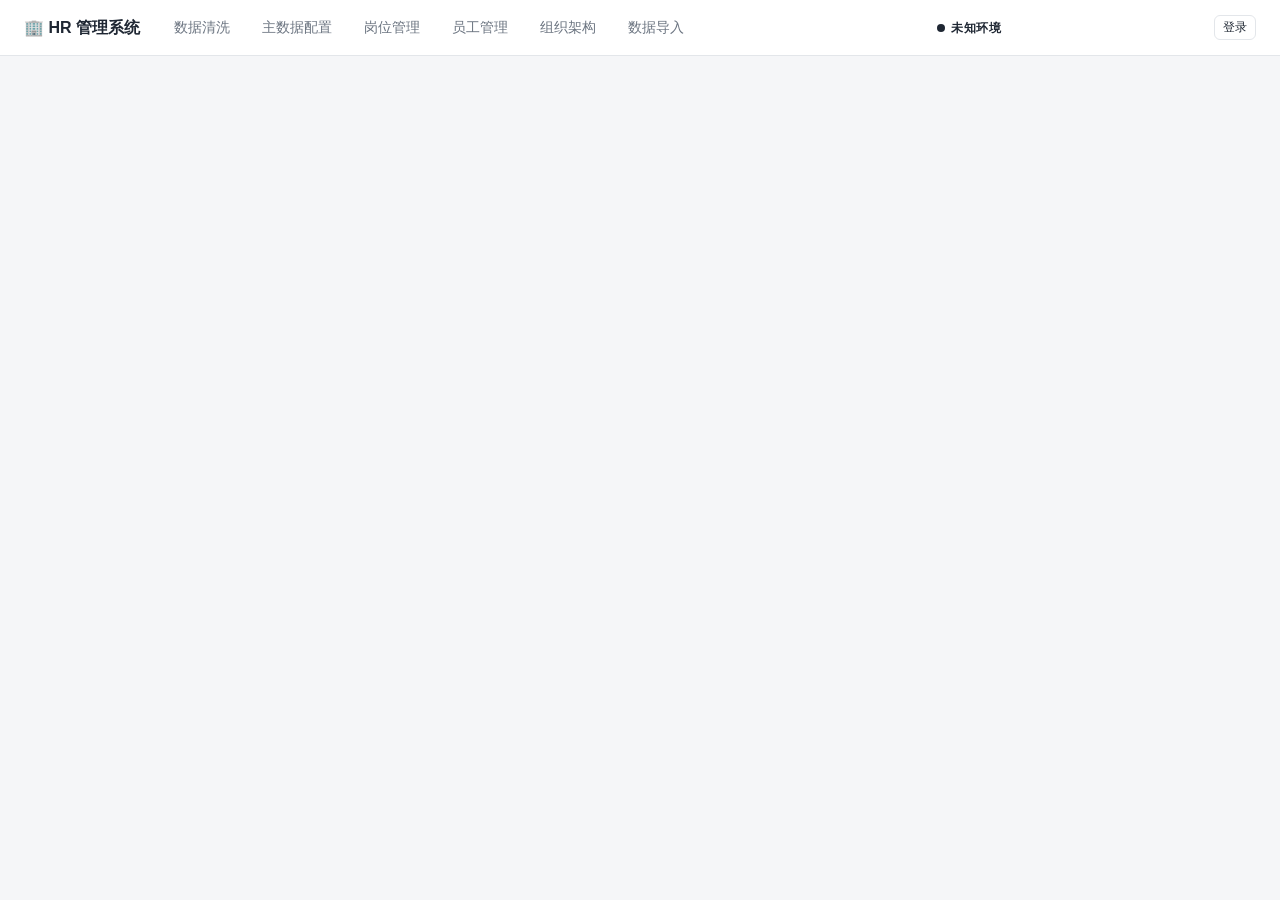
<file: static/index.html>
<!DOCTYPE html>
<html lang="zh-CN">
<head>
  <meta charset="UTF-8" />
  <meta name="viewport" content="width=device-width, initial-scale=1.0" />
  <title>轻量级 HR 管理系统</title>
  <link rel="stylesheet" href="/static/css/style.css" />
</head>
<body>
  <header>
    <h1>🏢 HR 管理系统</h1>
    <nav>
      <button data-tab="data_clean">数据清洗</button>
      <button data-tab="master">主数据配置</button>
      <button data-tab="positions">岗位管理</button>
      <button data-tab="employees">员工管理</button>
      <button data-tab="orgchart">组织架构</button>
      <button data-tab="import">数据导入</button>
      <button data-tab="users" id="nav-users" style="display:none">用户管理</button>
    </nav>
    <div id="stats" class="stats"></div>
    <span id="env-badge" class="env-badge" title="当前环境"></span>
    <div id="auth-badge" class="auth-badge" style="margin-left:auto;font-size:13px"></div>
  </header>
  <main>
    <section id="tab-data_clean" class="tab"></section>
    <section id="tab-master" class="tab"></section>
    <section id="tab-positions" class="tab active"></section>
    <section id="tab-employees" class="tab"></section>
    <section id="tab-orgchart" class="tab"></section>
    <section id="tab-import" class="tab"></section>
    <section id="tab-users" class="tab"></section>
  </main>
  <div id="modal-root"></div>

  <script src="/static/js/api.js"></script>
  <script src="/static/js/auth.js"></script>
  <script src="/static/js/app.js"></script>
  <script src="/static/js/data_clean.js"></script>
  <script src="/static/js/master_data.js"></script>
  <script src="/static/js/positions.js"></script>
  <script src="/static/js/employees.js"></script>
  <script src="/static/js/import.js"></script>
  <script src="/static/js/orgchart.js"></script>
  <script src="/static/js/users.js"></script>
</body>
</html>
</file>
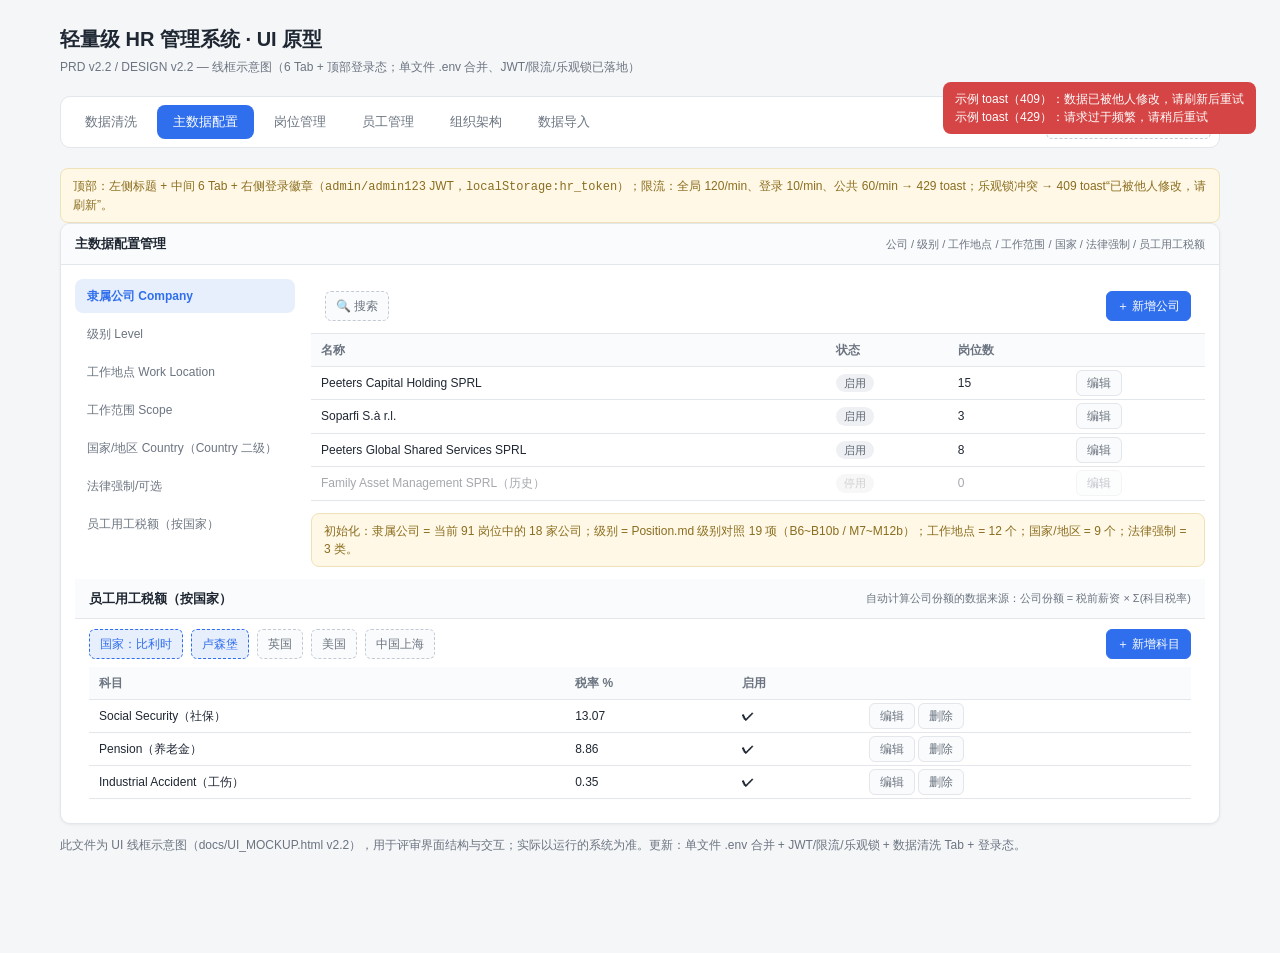
<file: docs/UI_MOCKUP.html>
<!DOCTYPE html>
<html lang="zh-CN">
<head>
<meta charset="UTF-8">
<meta name="viewport" content="width=device-width, initial-scale=1.0">
<title>轻量级 HR 管理系统 · UI 原型图（v2.2）</title>
<style>
  :root{
    --bg:#f5f6f8; --panel:#fff; --border:#e3e6ea; --text:#1f2733; --muted:#6b7480;
    --primary:#2f6fed; --primary-weak:#e8effc; --danger:#d64545; --ok:#2e9e5b; --warn:#d98a1f;
  }
  *{box-sizing:border-box}
  body{margin:0;font-family:-apple-system,"PingFang SC","Microsoft YaHei","Segoe UI",sans-serif;
       background:var(--bg);color:var(--text);font-size:13px;line-height:1.5}
  .wrap{max-width:1200px;margin:0 auto;padding:24px 20px 80px}
  h1{font-size:20px;margin:0 0 4px}
  .sub{color:var(--muted);margin:0 0 20px;font-size:12px}

  /* 顶部导航（示意当前 app 结构，可点击切换页面） */
  .app-nav{display:flex;gap:4px;background:var(--panel);border:1px solid var(--border);
           border-radius:10px;padding:8px;margin-bottom:20px;flex-wrap:wrap}
  .app-nav button{border:none;background:transparent;padding:8px 16px;border-radius:8px;cursor:pointer;
                  font-size:13px;color:var(--muted);font-weight:500}
  .app-nav button.active{background:var(--primary);color:#fff}
  .app-nav .badge{background:var(--warn);color:#fff;border-radius:10px;font-size:10px;padding:1px 6px;margin-left:4px}

  /* 线框基础 */
  .page{display:none;animation:fade .2s}
  .page.active{display:block}
  @keyframes fade{from{opacity:0}to{opacity:1}}

  .wf{background:var(--panel);border:1px solid var(--border);border-radius:10px;overflow:hidden;box-shadow:0 1px 3px rgba(16,24,40,.06)}
  .wf-head{display:flex;align-items:center;justify-content:space-between;padding:10px 14px;border-bottom:1px solid var(--border);background:#fafbfc}
  .wf-head .title{font-weight:600}
  .wf-head .note{color:var(--muted);font-size:11px}
  .wf-body{padding:14px}

  .toolbar{display:flex;gap:8px;align-items:center;flex-wrap:wrap;padding:12px 14px;border-bottom:1px solid var(--border)}
  .box{border:1px dashed #c3cad4;border-radius:6px;padding:5px 10px;color:var(--muted);font-size:12px;background:#fafbfc;white-space:nowrap}
  .box.sel{border-color:var(--primary);color:var(--primary);background:var(--primary-weak)}
  .box.btn{border-style:solid;border-color:var(--border);cursor:default}
  .box.btn.primary{background:var(--primary);border-color:var(--primary);color:#fff}
  .box.grow{flex:1;border:none;background:none}
  .box input[type=text]{border:1px solid var(--border);border-radius:6px;padding:3px 8px;font-size:12px;width:160px}

  table{width:100%;border-collapse:collapse}
  th,td{text-align:left;padding:7px 10px;border-bottom:1px solid var(--border);font-size:12px}
  th{color:var(--muted);background:#fafbfc;font-weight:600}
  td .num{font-family:ui-monospace,Menlo,monospace;font-weight:600}
  .pill{display:inline-block;padding:1px 8px;border-radius:12px;font-size:11px}
  .pill.open{background:#e8f1ff;color:#1f6fd0}.pill.filled{background:#e5f6ec;color:#1f8a4c}
  .pill.closed{background:#ececec;color:#8a8a8a}.pill.planned{background:#eef0f3;color:#5a6472}
  .pill.vacant{background:#fdf0f0;color:#c0392b}.pill.offered{background:#fff3e0;color:#b26a00}
  .pill.frozen{background:#eceaf7;color:#5b4bb6}
  .pill.mgmt{background:#f1effb;color:#5b4bb6}

  .grid2{display:grid;grid-template-columns:220px 1fr;gap:16px}
  .side{display:flex;flex-direction:column;gap:4px}
  .side .item{padding:8px 12px;border-radius:8px;color:var(--muted);cursor:default;font-size:12px}
  .side .item.active{background:var(--primary-weak);color:var(--primary);font-weight:600}

  .cost-toggle{display:flex;gap:10px;align-items:center}
  .cost-mode{display:flex;gap:14px;border:1px solid var(--border);border-radius:8px;padding:6px 12px;align-items:center}
  .cost-mode input{margin-right:4px}
  .cost-field{display:flex;flex-direction:column;gap:4px}
  .cost-field label{font-size:11px;color:var(--muted)}
  .cost-field input{border:1px solid var(--border);border-radius:6px;padding:5px 8px;font-size:13px}
  .cost-field input.disabled{background:#f2f2f2;color:#b0b0b0}
  .cost-field .tag{font-size:10px;color:var(--ok)}
  .cost-field .tag.off{color:#b0b0b0}

  .orgbox{height:300px;border:1px solid var(--border);border-radius:8px;background:
          linear-gradient(#fafbfc,#fafbfc) padding-box, var(--border) border-box;
          display:flex;align-items:center;justify-content:center;color:var(--muted);position:relative;overflow:hidden}
  .orgbox .tree{font-family:ui-monospace,Menlo,monospace;font-size:12px;color:var(--text);line-height:1.7;text-align:left}
  .orgbox .tree .c{color:#c0392b}
  .orgbox .tree .d{color:var(--muted)}

  .note-box{background:#fff8e6;border:1px solid #f0e2b8;border-radius:8px;padding:8px 12px;color:#8a6d1f;font-size:12px;margin-top:12px}
  .legend{display:flex;gap:16px;margin-top:8px;color:var(--muted);font-size:11px}
  .legend .solid{color:#5a6472}.legend .dotted{color:var(--warn)}
  .legend .bar{display:inline-block;width:20px;height:0;border-top:2px solid currentColor;margin-right:4px;vertical-align:middle}
  .legend .bar.dotted{border-top-style:dashed}
  .mt12{margin-top:12px}
  .dim{opacity:.4}
</style>
</head>
<body>
<div class="wrap">
  <h1>轻量级 HR 管理系统 · UI 原型</h1>
  <p class="sub">PRD v2.2 / DESIGN v2.2 — 线框示意图（6 Tab + 顶部登录态；单文件 .env 合并、JWT/限流/乐观锁已落地）</p>

  <div class="app-nav">
    <button data-page="data_clean">数据清洗</button>
    <button data-page="master" class="active">主数据配置</button>
    <button data-page="positions">岗位管理</button>
    <button data-page="employees">员工管理</button>
    <button data-page="orgchart">组织架构</button>
    <button data-page="import">数据导入</button>
    <span class="box" style="margin-left:auto">👤 admin · admin <span class="box btn">退出</span></span>
  </div>
  <div class="note-box">顶部：左侧标题 + 中间 6 Tab + 右侧登录徽章（<code>admin/admin123</code> JWT，<code>localStorage:hr_token</code>）；限流：全局 120/min、登录 10/min、公共 60/min → 429 toast；乐观锁冲突 → 409 toast“已被他人修改，请刷新”。</div>

  <!-- ================= 数据清洗 ================= -->
  <section class="page" id="page-data_clean">
    <div class="wf">
      <div class="wf-head"><span class="title">数据清洗</span><span class="note">上传 Org-Chart.md → 解析清洗 → 输出 Position.csv 格式 CSV → 导入系统</span></div>
      <div class="wf-body">
        <div style="border:2px dashed var(--border);border-radius:10px;padding:28px;text-align:center;color:var(--muted)">
          📄 点击选择或拖入 Org-Chart.md
          <div style="font-size:11px;margin-top:6px">支持 <code>```tree</code> / <code># 完整组织架构树</code> 两种格式；提取 🧑‍💼/👨‍👩‍👧/📋 三类岗位</div>
        </div>
        <div class="mt12" style="display:flex;gap:10px">
          <div style="flex:1;background:#fafbfc;border:1px solid var(--border);border-radius:8px;padding:10px;text-align:center"><div style="font-weight:700">68</div><div style="font-size:11px;color:var(--muted)">解析岗位</div></div>
          <div style="flex:1;background:#e8f6ec;border:1px solid var(--border);border-radius:8px;padding:10px;text-align:center"><div style="font-weight:700;color:var(--ok)">57</div><div style="font-size:11px;color:var(--muted)">✅ 通过</div></div>
          <div style="flex:1;background:#eef4fd;border:1px solid var(--border);border-radius:8px;padding:10px;text-align:center"><div style="font-weight:700;color:var(--primary)">11</div><div style="font-size:11px;color:var(--muted)">🔧 已修复</div></div>
          <div style="flex:1;background:#fff8e6;border:1px solid #f0e2b8;border-radius:8px;padding:10px;text-align:center"><div style="font-weight:700">2</div><div style="font-size:11px;color:var(--muted)">⚠️ 警告</div></div>
        </div>
        <div class="note-box">8 关键字段：职位名 / 类型 / 公司 / 级别 / 国家范围 / 开启日 / 工作地点（从公司名推断） / 法律强制；下游可下载 CSV 或一键导入（复用 <code>/imports</code> upsert）。</div>
        <div class="mt12" style="border:1px solid var(--border);border-radius:8px;padding:8px">
          <div style="font-weight:600;font-size:12px;margin-bottom:6px">清洗结果 CSV（Position.csv 17 列） <span class="box btn">复制</span> <span class="box btn">下载</span> <span class="box btn primary">✓ 确认导入</span></div>
          <div style="font-family:ui-monospace,Menlo,monospace;font-size:11px;color:var(--muted);background:#fafbfc;padding:6px;border-radius:6px">职位,职位类型,岗位编号,隶属公司,级别,国家或地区,职位开启日,...</div>
        </div>
      </div>
    </div>
  </section>

  <!-- ================= 主数据配置 ================= -->
  <section class="page active" id="page-master">
    <div class="wf">
      <div class="wf-head"><span class="title">主数据配置管理</span><span class="note">公司 / 级别 / 工作地点 / 工作范围 / 国家 / 法律强制 / 员工用工税额</span></div>
      <div class="wf-body">
        <div class="grid2">
          <div class="side">
            <div class="item active">隶属公司 Company</div>
            <div class="item">级别 Level</div>
            <div class="item">工作地点 Work Location</div>
            <div class="item">工作范围 Scope</div>
            <div class="item">国家/地区 Country（Country 二级）</div>
            <div class="item">法律强制/可选</div>
            <div class="item">员工用工税额（按国家）</div>
          </div>
          <div>
            <div class="toolbar">
              <span class="box">🔍 搜索</span>
              <span class="box grow"></span>
              <span class="box btn primary">＋ 新增公司</span>
            </div>
            <table>
              <thead><tr><th>名称</th><th>状态</th><th>岗位数</th><th></th></tr></thead>
              <tbody>
                <tr><td>Peeters Capital Holding SPRL</td><td><span class="pill planned">启用</span></td><td class="num">15</td><td><span class="box btn">编辑</span></td></tr>
                <tr><td>Soparfi S.à r.l.</td><td><span class="pill planned">启用</span></td><td class="num">3</td><td><span class="box btn">编辑</span></td></tr>
                <tr><td>Peeters Global Shared Services SPRL</td><td><span class="pill planned">启用</span></td><td class="num">8</td><td><span class="box btn">编辑</span></td></tr>
                <tr class="dim"><td>Family Asset Management SPRL（历史）</td><td><span class="pill closed">停用</span></td><td class="num">0</td><td><span class="box btn">编辑</span></td></tr>
              </tbody>
            </table>
            <div class="note-box">初始化：隶属公司 = 当前 91 岗位中的 18 家公司；级别 = Position.md 级别对照 19 项（B6~B10b / M7~M12b）；工作地点 = 12 个；国家/地区 = 9 个；法律强制 = 3 类。</div>
          </div>
        </div>

        <div class="mt12">
          <div class="wf-head"><span class="title">员工用工税额（按国家）</span><span class="note">自动计算公司份额的数据来源：公司份额 = 税前薪资 × Σ(科目税率)</span></div>
          <div style="padding:10px 14px">
            <div class="toolbar" style="border:none;padding:0 0 8px">
              <span class="box sel">国家：比利时</span><span class="box sel">卢森堡</span><span class="box">英国</span><span class="box">美国</span><span class="box">中国上海</span>
              <span class="box grow"></span><span class="box btn primary">＋ 新增科目</span>
            </div>
            <table>
              <thead><tr><th>科目</th><th>税率 %</th><th>启用</th><th></th></tr></thead>
              <tbody>
                <tr><td>Social Security（社保）</td><td class="num">13.07</td><td>✔</td><td><span class="box btn">编辑</span> <span class="box btn">删除</span></td></tr>
                <tr><td>Pension（养老金）</td><td class="num">8.86</td><td>✔</td><td><span class="box btn">编辑</span> <span class="box btn">删除</span></td></tr>
                <tr><td>Industrial Accident（工伤）</td><td class="num">0.35</td><td>✔</td><td><span class="box btn">编辑</span> <span class="box btn">删除</span></td></tr>
              </tbody>
            </table>
          </div>
        </div>
      </div>
    </div>
  </section>

  <!-- ================= 岗位管理 ================= -->
  <section class="page" id="page-positions">
    <div class="wf">
      <div class="wf-head"><span class="title">岗位管理</span><span class="note">直线/虚线经理下拉仅显示管理岗（级别 M 开头）</span></div>
      <div class="toolbar">
        <span class="box sel">公司：全部</span><span class="box">范围：全部</span><span class="box">状态：全部</span>
        <span class="box">🔍 搜索</span><span class="box grow"></span>
        <span class="box btn">重置</span><span class="box btn primary">＋ 新建岗位</span>
      </div>
      <table>
        <thead><tr><th>岗位编号</th><th>职位</th><th>隶属公司</th><th>级别</th><th>范围</th><th>状态</th><th>占用员工</th><th>税前薪资</th><th>公司份额</th><th>用工成本</th><th></th></tr></thead>
        <tbody>
          <tr><td class="num">P063-4-5</td><td>Soparfi Managing Director</td><td>Soparfi S.à r.l.</td><td><span class="pill mgmt">M11a</span></td><td>Country·卢森堡</td><td><span class="pill open">招聘中</span></td><td>—</td><td class="num">—</td><td class="num">—</td><td class="num">—</td><td><span class="box btn">详情</span></td></tr>
          <tr><td class="num">P004-1</td><td>Chief Executive Officer</td><td>Peeters Capital Holding SPRL</td><td><span class="pill mgmt">M12b</span></td><td>Global</td><td><span class="pill open">招聘中</span></td><td>—</td><td class="num">—</td><td class="num">—</td><td class="num">—</td><td><span class="box btn">详情</span></td></tr>
          <tr><td class="num">P013-4-1</td><td>Statutory MLRO Manager</td><td>Peeters Global Shared Services SPRL</td><td><span class="pill mgmt">M8a</span></td><td>Country·比利时</td><td><span class="pill filled">在职</span></td><td>张三</td><td class="num">120,000</td><td class="num">26,736</td><td class="num">146,736</td><td><span class="box btn">详情</span></td></tr>
          <tr><td class="num">P017-4-1</td><td>Multi-Entity Receivable &amp; Payable Acct</td><td>Peeters Global Shared Services SPRL</td><td><span class="pill planned">B7a</span></td><td>Country·比利时</td><td><span class="pill open">招聘中</span></td><td>—</td><td class="num">—</td><td class="num">—</td><td class="num">—</td><td><span class="box btn">详情</span></td></tr>
        </tbody>
      </table>

      <div class="note-box">编辑保存携带 <code>version</code>（来自 <code>GET /positions/{id}</code>）；若他人已修改 → 后端 409，前端 toast“数据已被他人修改，请刷新后重试”；含直线/虚线经理环检测、管理岗限定。</div>
      <div class="wf-head mt12"><span class="title">岗位详情（成本字段区）</span><span class="note">两种模式互斥，未启用置灰；version 透传；429 限流提示</span></div>
      <div class="wf-body">
        <div class="cost-toggle">
          <div class="cost-mode"><input type="radio" name="costmode" id="auto"><label for="auto">自动计算（按国家用工税额）</label></div>
          <div class="cost-mode"><input type="radio" name="costmode" id="manual" checked><label for="manual">手动输入</label></div>
          <span class="box grow"></span>
          <span class="box btn primary" id="calc-btn">重算</span>
        </div>
        <div style="display:grid;grid-template-columns:repeat(3,1fr);gap:12px;margin-top:12px">
          <div class="cost-field"><label>税前薪资（人工）</label><input type="text" value="120,000"><span class="tag">手动模式 · 可编辑</span></div>
          <div class="cost-field"><label>公司份额（人工）</label><input type="text" value="26,736"><span class="tag">手动模式 · 可编辑</span></div>
          <div class="cost-field"><label>用工成本（人工）</label><input type="text" value="146,736"><span class="tag">手动模式 · 可编辑</span></div>
        </div>
        <div class="mt12" style="display:grid;grid-template-columns:repeat(3,1fr);gap:12px">
          <div class="cost-field"><label>税前薪资（人工）</label><input type="text" value="120,000"><span class="tag off">自动模式 · 只读</span></div>
          <div class="cost-field"><label>公司份额（人工）＝ 税前薪资 × Σ税率</label><input type="text" value="26,736" class="disabled"><span class="tag">自动 · 26,736</span></div>
          <div class="cost-field"><label>用工成本（人工）＝ 税前 + 份额</label><input type="text" value="146,736" class="disabled"><span class="tag">自动 · 146,736</span></div>
        </div>
      </div>
    </div>
  </section>

  <!-- ================= 登录态（JWT） ================= -->
  <section class="page" id="page-auth" style="display:none">
    <div class="wf" style="max-width:420px;margin:0 auto">
      <div class="wf-head"><span class="title">登录</span><span class="note">JWT · admin/admin123</span></div>
      <div class="wf-body">
        <div style="display:grid;gap:10px">
          <div class="cost-field"><label>用户名 *</label><input type="text" value="admin"></div>
          <div class="cost-field"><label>密码 *</label><input type="text" value="••••••••"></div>
          <div class="note-box">登录 → <code>POST /auth/login</code> → <code>access_token</code> 存 <code>localStorage:hr_token</code>；后续 <code>Authorization: Bearer</code> 自动携带；401 弹登录，429 “请求过于频繁”。</div>
          <div style="display:flex;justify-content:flex-end;gap:8px"><span class="box btn">取消</span><span class="box btn primary">登录</span></div>
        </div>
      </div>
    </div>
  </section>

  <!-- ================= 员工管理 ================= -->
  <section class="page" id="page-employees">
    <div class="wf">
      <div class="wf-head"><span class="title">员工管理</span><span class="note">必须挂岗；入职/调岗/离职自动联动岗位状态；离职携带 version，409 需刷新</span></div>
      <div class="toolbar">
        <span class="box sel">公司：全部</span><span class="box">类型：全部</span><span class="box">在职状态：全部</span>
        <span class="box">🔍 搜索</span><span class="box grow"></span><span class="box btn primary">＋ 新增员工</span>
      </div>
      <table>
        <thead><tr><th>工号</th><th>姓名</th><th>类型</th><th>在职状态</th><th>当前岗位</th><th>隶属公司</th><th>直线经理</th><th></th></tr></thead>
        <tbody>
          <tr><td>E9001</td><td>张三</td><td>正式</td><td><span class="pill filled">在职</span></td><td class="num">P013-4-1 SSC Statutory MLRO</td><td>Peeters Global Shared Services SPRL</td><td class="num">P015-4-1</td><td><span class="box btn">详情</span></td></tr>
          <tr><td>E9002</td><td>李四</td><td>正式</td><td><span class="pill offered">试用期</span></td><td class="num">P063-4-5 Soparfi Managing Director</td><td>Soparfi S.à r.l.</td><td class="num">—</td><td><span class="box btn">详情</span></td></tr>
        </tbody>
      </table>
    </div>
  </section>

  <!-- ================= 组织架构 ================= -->
  <section class="page" id="page-orgchart">
    <div class="wf">
      <div class="wf-head"><span class="title">组织架构图（汇报线树）</span><span class="note">公司聚焦视图 · 导出 MD</span></div>
      <div class="toolbar">
        <span class="box"><input type="checkbox" checked> 虚拟根「家族自然人」</span>
        <span class="box"><input type="checkbox"> 含已关闭岗位</span>
        <span class="box sel">公司：全部 ▾</span>
        <span class="box">范围：全部</span>
        <span class="box">状态：全部</span>
        <span class="box btn" id="focus-btn">🎯 聚焦选中公司</span>
        <span class="box grow"></span>
        <span class="box btn">适应窗口</span>
        <span class="box btn primary" id="export-btn">⬇ 导出 MD ▾</span>
      </div>
      <div class="wf-body">
        <div class="orgbox">
          <div class="tree">
            └─ <b>家族自然人股东</b><br>
            &nbsp;&nbsp;&nbsp;&nbsp;├─ Soparfi S.à r.l.<br>
            &nbsp;&nbsp;&nbsp;&nbsp;│&nbsp;&nbsp;├─ P063-4-5 Soparfi Managing Director（M11a）<span class="d">【直报家族自然人】</span><br>
            &nbsp;&nbsp;&nbsp;&nbsp;│&nbsp;&nbsp;│&nbsp;&nbsp;├─ P004-1 Group Chief Executive（M12b）<span class="d">← 实线=直线</span><br>
            &nbsp;&nbsp;&nbsp;&nbsp;│&nbsp;&nbsp;│&nbsp;&nbsp;│&nbsp;&nbsp;├─ P005-2 Group Global AML Compliance Officer（M10）<br>
            &nbsp;&nbsp;&nbsp;&nbsp;│&nbsp;&nbsp;│&nbsp;&nbsp;│&nbsp;&nbsp;│&nbsp;&nbsp;└─ P006-2 Global MLRO Governance Supervisor（M7）<br>
            &nbsp;&nbsp;&nbsp;&nbsp;│&nbsp;&nbsp;│&nbsp;&nbsp;│&nbsp;&nbsp;├─ P007-2 Global Investment Governance Manager（M10）<br>
            &nbsp;&nbsp;&nbsp;&nbsp;│&nbsp;&nbsp;│&nbsp;&nbsp;│&nbsp;&nbsp;└─ …（P008/P009/P003/P015/P023/P051/P072…）<br>
            &nbsp;&nbsp;&nbsp;&nbsp;│&nbsp;&nbsp;└─ …<br>
            &nbsp;&nbsp;&nbsp;&nbsp;└─ 卢森堡SPF<br>
            &nbsp;&nbsp;&nbsp;&nbsp;&nbsp;&nbsp;&nbsp;&nbsp;└─ P066-1 SPF Asset Compliance Manager（M8a）<br>
            <span class="c">┄┄ P028-4-6 UK Statutory MLRO → P005-2（虚线汇报）</span>
          </div>
        </div>
        <div class="legend">
          <span><span class="bar solid"></span>直线汇报（实线）</span>
          <span><span class="bar dotted"></span>虚线汇报（虚线）</span>
          <span>滚轮缩放 · 拖拽平移 · 点击折叠</span>
        </div>
        <div class="note-box mt12"><b>导出 MD（3 种格式）：</b>
          ① <b>Org-chart</b>＝公司+岗位（无汇报线，按公司分组）；② <b>直线汇报线</b>＝按直线经理层级树；
          ③ <b>虚线汇报线</b>＝岗位 → 虚线经理。生成 .md 下载。
        </div>
      </div>
    </div>
  </section>

  <!-- ================= 数据导入 ================= -->
  <section class="page" id="page-import">
    <div class="wf">
      <div class="wf-head"><span class="title">数据导入</span><span class="note">Position.csv · 幂等 upsert</span></div>
      <div class="wf-body">
        <div style="border:2px dashed var(--border);border-radius:10px;padding:36px;text-align:center;color:var(--muted)">
          📄 点击选择或拖入 Position.csv
          <div style="font-size:11px;margin-top:6px">或 CLI：python -m scripts.import_csv testingdata/Position.csv --reset</div>
        </div>
        <div class="mt12" style="display:flex;gap:12px">
          <div style="flex:1;background:#fafbfc;border:1px solid var(--border);border-radius:8px;padding:12px;text-align:center"><div style="font-size:22px;font-weight:700;color:var(--ok)">91</div><div style="font-size:11px;color:var(--muted)">共解析</div></div>
          <div style="flex:1;background:#fafbfc;border:1px solid var(--border);border-radius:8px;padding:12px;text-align:center"><div style="font-size:22px;font-weight:700;color:var(--ok)">91</div><div style="font-size:11px;color:var(--muted)">新增</div></div>
          <div style="flex:1;background:#fafbfc;border:1px solid var(--border);border-radius:8px;padding:12px;text-align:center"><div style="font-size:22px;font-weight:700">0</div><div style="font-size:11px;color:var(--muted)">更新</div></div>
          <div style="flex:1;background:#fafbfc;border:1px solid var(--border);border-radius:8px;padding:12px;text-align:center"><div style="font-size:22px;font-weight:700;color:var(--ok)">0</div><div style="font-size:11px;color:var(--muted)">错误</div></div>
        </div>
      </div>
    </div>
  </section>

  <div class="note-box mt12" style="position:fixed;top:70px;right:24px;background:#d64545;color:#fff;border:none;max-width:320px">示例 toast（409）：数据已被他人修改，请刷新后重试<br>示例 toast（429）：请求过于频繁，请稍后重试</div>
  <p class="sub mt12">此文件为 UI 线框示意图（docs/UI_MOCKUP.html v2.2），用于评审界面结构与交互；实际以运行的系统为准。更新：单文件 .env 合并 + JWT/限流/乐观锁 + 数据清洗 Tab + 登录态。</p>
</div>

<script>
  document.querySelectorAll('.app-nav button').forEach(btn => {
    btn.addEventListener('click', () => {
      document.querySelectorAll('.app-nav button').forEach(b => b.classList.toggle('active', b === btn));
      document.querySelectorAll('.page').forEach(p => p.classList.toggle('active', p.id === 'page-' + btn.dataset.page));
    });
  });
  // 成本模式互斥示意：切换 radio 高亮对应的重算按钮
  document.querySelectorAll('input[name=costmode]').forEach(r => {
    r.addEventListener('change', () => {
      const btn = document.getElementById('calc-btn');
      btn.style.opacity = r.value && r.id === 'auto' ? '1' : '.4';
    });
  });
</script>
</body>
</html>
</file>
<file: static/css/style.css>
:root {
  --bg: #f5f6f8;
  --panel: #ffffff;
  --border: #e3e6ea;
  --text: #1f2733;
  --muted: #6b7480;
  --primary: #2f6fed;
  --primary-weak: #e8effc;
  --danger: #d64545;
  --warn: #d98a1f;
  --ok: #2e9e5b;
  --radius: 10px;
  --shadow: 0 1px 3px rgba(16, 24, 40, .08), 0 1px 2px rgba(16, 24, 40, .04);
  --shadow-lg: 0 10px 30px rgba(16, 24, 40, .16);
}

* { box-sizing: border-box; }
html, body { margin: 0; padding: 0; }
body {
  font-family: -apple-system, "PingFang SC", "Microsoft YaHei", "Segoe UI", sans-serif;
  background: var(--bg); color: var(--text); font-size: 14px; line-height: 1.5;
}

header {
  position: sticky; top: 0; z-index: 20;
  display: flex; align-items: center; gap: 20px; padding: 0 24px; height: 56px;
  background: #fff; border-bottom: 1px solid var(--border);
}
header h1 { font-size: 16px; margin: 0; font-weight: 600; white-space: nowrap; }
nav { display: flex; gap: 4px; }
nav button {
  border: none; background: transparent; padding: 8px 14px; border-radius: 8px;
  cursor: pointer; font-size: 14px; color: var(--muted); font-weight: 500;
}
nav button:hover { background: var(--bg); }
nav button.active { background: var(--primary-weak); color: var(--primary); font-weight: 600; }
.stats { margin-left: auto; font-size: 12px; color: var(--muted); white-space: nowrap; }

main { padding: 20px 24px 60px; max-width: 1400px; margin: 0 auto; }
.tab { display: none; }
.tab.active { display: block; }

.panel { background: var(--panel); border: 1px solid var(--border); border-radius: var(--radius); box-shadow: var(--shadow); }
.toolbar { display: flex; flex-wrap: wrap; gap: 10px; align-items: center; padding: 14px 16px; border-bottom: 1px solid var(--border); }
.toolbar .grow { flex: 1; }

input[type=text], input[type=search], input[type=date], select, textarea {
  border: 1px solid var(--border); border-radius: 8px; padding: 7px 10px; font-size: 14px;
  background: #fff; color: var(--text); outline: none;
}
input:focus, select:focus, textarea:focus { border-color: var(--primary); }
button.btn {
  border: 1px solid var(--border); background: #fff; color: var(--text);
  border-radius: 8px; padding: 7px 14px; cursor: pointer; font-size: 14px;
}
button.btn:hover { border-color: var(--primary); color: var(--primary); }
button.btn.primary { background: var(--primary); border-color: var(--primary); color: #fff; }
button.btn.primary:hover { background: #245bd0; }
button.btn.danger { color: var(--danger); border-color: #f0c9c9; }
button.btn.danger:hover { background: #fdf0f0; }
button.btn.small { padding: 3px 8px; font-size: 12px; border-radius: 6px; }
button:disabled { opacity: .45; cursor: not-allowed; }

table { width: 100%; border-collapse: collapse; }
th, td { text-align: left; padding: 10px 14px; border-bottom: 1px solid var(--border); font-size: 13px; }
th { color: var(--muted); font-weight: 600; background: #fafbfc; white-space: nowrap; }
tbody tr:hover { background: #f7f9fc; }
td.num { font-family: ui-monospace, SFMono-Regular, Menlo, monospace; font-weight: 600; }

.badge { display: inline-block; padding: 2px 9px; border-radius: 20px; font-size: 12px; font-weight: 500; }
.badge.planned { background: #eef0f3; color: #5a6472; }
.badge.open { background: #e8f1ff; color: #1f6fd0; }
.badge.offered { background: #fff3e0; color: #b26a00; }
.badge.filled { background: #e5f6ec; color: #1f8a4c; }
.badge.vacant { background: #fdf0f0; color: #c0392b; }
.badge.frozen { background: #eceaf7; color: #5b4bb6; }
.badge.closed { background: #ececec; color: #8a8a8a; }
.badge.mandatory { background: #fdeeee; color: #c0392b; }
.badge.optional { background: #eef4fd; color: #2f6fed; }
.badge.logistics { background: #f0f0f0; color: #7a7a7a; }

.pager { display: flex; gap: 8px; align-items: center; justify-content: flex-end; padding: 12px 16px; color: var(--muted); font-size: 13px; }

/* Modal */
.modal-overlay {
  position: fixed; inset: 0; background: rgba(16,24,40,.45); z-index: 100;
  display: flex; align-items: flex-start; justify-content: center; padding: 48px 16px; overflow-y: auto;
}
.modal {
  background: #fff; border-radius: 14px; width: 640px; max-width: 100%;
  box-shadow: var(--shadow-lg); overflow: hidden;
}
.modal.wide { width: 860px; }
.modal header { position: static; display: flex; align-items: center; justify-content: space-between; height: auto; padding: 16px 20px; border-bottom: 1px solid var(--border); }
.modal header h2 { font-size: 16px; margin: 0; }
.modal .body { padding: 18px 20px; max-height: 70vh; overflow-y: auto; }
.modal footer { display: flex; justify-content: flex-end; gap: 10px; padding: 14px 20px; border-top: 1px solid var(--border); background: #fafbfc; }
.form-grid { display: grid; grid-template-columns: 1fr 1fr; gap: 12px 16px; }
.form-grid .full { grid-column: 1 / -1; }
.field label { display: block; font-size: 12px; color: var(--muted); margin-bottom: 4px; }
.field input, .field select, .field textarea { width: 100%; }
.hint { font-size: 12px; color: var(--muted); }

/* Detail */
.detail-grid { display: grid; grid-template-columns: repeat(3, 1fr); gap: 10px 16px; }
.detail-item { padding: 8px 10px; background: #fafbfc; border-radius: 8px; }
.detail-item .k { font-size: 11px; color: var(--muted); }
.detail-item .v { font-size: 13px; margin-top: 2px; word-break: break-all; }
.section-title { font-size: 13px; font-weight: 600; margin: 20px 0 10px; color: var(--text); }

.timeline { position: relative; padding-left: 22px; }
.timeline::before { content: ""; position: absolute; left: 7px; top: 4px; bottom: 4px; width: 2px; background: var(--border); }
.timeline .event { position: relative; padding-bottom: 16px; }
.timeline .event::before { content: ""; position: absolute; left: -19px; top: 5px; width: 10px; height: 10px; border-radius: 50%; background: var(--primary); }
.timeline .event .t { font-size: 12px; color: var(--muted); }
.timeline .event .m { font-size: 13px; }
.timeline .event .n { font-size: 12px; color: var(--muted); }

.transition-bar { display: flex; flex-wrap: wrap; gap: 8px; margin-top: 8px; }

/* Org chart */
.org-wrap { position: relative; background: var(--panel); border: 1px solid var(--border); border-radius: var(--radius); overflow: hidden; box-shadow: var(--shadow); }
.org-toolbar { display: flex; flex-wrap: wrap; gap: 10px; align-items: center; padding: 12px 16px; border-bottom: 1px solid var(--border); }
.org-svg { display: block; width: 100%; height: 78vh; cursor: grab; }
.org-svg:active { cursor: grabbing; }
.org-node { cursor: pointer; }
.org-node .card { fill: #fff; stroke: #d7dbe1; stroke-width: 1; }
.org-node .label { font-size: 12px; fill: var(--text); }
.org-node .sub { font-size: 11px; fill: var(--muted); }
.org-node .inc { font-size: 11px; fill: #1f6fd0; }
.org-node .status-line { font-size: 11px; fill: var(--muted); }
.org-node.planned .card { fill: #f7f8fa; stroke: #d7dbe1; }
.org-node.open .card { fill: #eef4fd; stroke: #b9d4f7; }
.org-node.offered .card { fill: #fff7ec; stroke: #f0d9ab; }
.org-node.filled .card { fill: #e5f6ec; stroke: #b0dcc1; }
.org-node.vacant .card { fill: #fdf0f0; stroke: #efc8c4; }
.org-node.frozen .card { fill: #f1effb; stroke: #d4cdee; }
.org-node.closed .card { fill: #f1f1f1; stroke: #d5d5d5; }
.org-node.virtual .card { fill: #fbf7ee; stroke: #d9c9a3; stroke-dasharray: 5 4; }
.org-node.dimmed { opacity: .22; }
.org-node .collapse-icon { font-size: 10px; fill: #6b7480; }
.solid-line { stroke: #5a6472; stroke-width: 1.6; fill: none; }
.dotted-line { stroke: #d98a1f; stroke-width: 1.4; stroke-dasharray: 5 4; fill: none; pointer-events: stroke; }
.dotted-label { font-size: 10px; fill: #d98a1f; opacity: 0; transition: opacity .15s; }
/* 虚线汇报标签：悬浮该边时显示（PRD F3.2 悬浮标注，#124） */
g.dotted-edge:hover .dotted-label { opacity: 1; }

.org-tooltip {
  position: fixed; z-index: 300; background: #1f2733; color: #fff; border-radius: 8px;
  padding: 8px 12px; font-size: 12px; max-width: 320px; pointer-events: none; line-height: 1.6;
}
.org-tooltip b { color: #fff; }

/* Import */
.import-drop {
  border: 2px dashed var(--border); border-radius: var(--radius); padding: 48px; text-align: center; color: var(--muted);
}
.import-drop:hover { border-color: var(--primary); }
.report-row { display: flex; gap: 16px; flex-wrap: wrap; margin-top: 14px; }
.report-card { flex: 1; min-width: 140px; background: #fafbfc; border: 1px solid var(--border); border-radius: 10px; padding: 16px; text-align: center; }
.report-card .n { font-size: 26px; font-weight: 700; }
.report-card .t { font-size: 12px; color: var(--muted); }
pre.error-list { background: #fdf0f0; border: 1px solid #f0c9c9; border-radius: 8px; padding: 12px; font-size: 12px; white-space: pre-wrap; max-height: 200px; overflow: auto; }

/* 环境徽章（v2.4.3）：后端在首页 HTML 同步注入 window.APP_ENV，无额外请求/DB 连接 */
.env-badge {
  display: inline-flex; align-items: center; gap: 6px;
  padding: 4px 12px; border-radius: 999px; font-size: 12px; font-weight: 700;
  letter-spacing: .5px; white-space: nowrap; margin-left: 6px;
}
.env-badge::before { content: ''; width: 8px; height: 8px; border-radius: 50%; background: currentColor; }
.env-badge.dev  { color: #1e7e34; background: #e6f4ea; border: 1px solid #b7dfc2; }
.env-badge.test { color: #8a6d00; background: #fff6d9; border: 1px solid #eadfa0; }
.env-badge.prod { color: #fff; background: #d64545; border: 1px solid #b23232; box-shadow: 0 0 0 3px rgba(214,69,69,.18); }

.empty { text-align: center; color: var(--muted); padding: 40px 0; }
.auth-badge { display: flex; align-items: center; gap: 8px; }
.auth-badge .btn { white-space: nowrap; }
</file>
